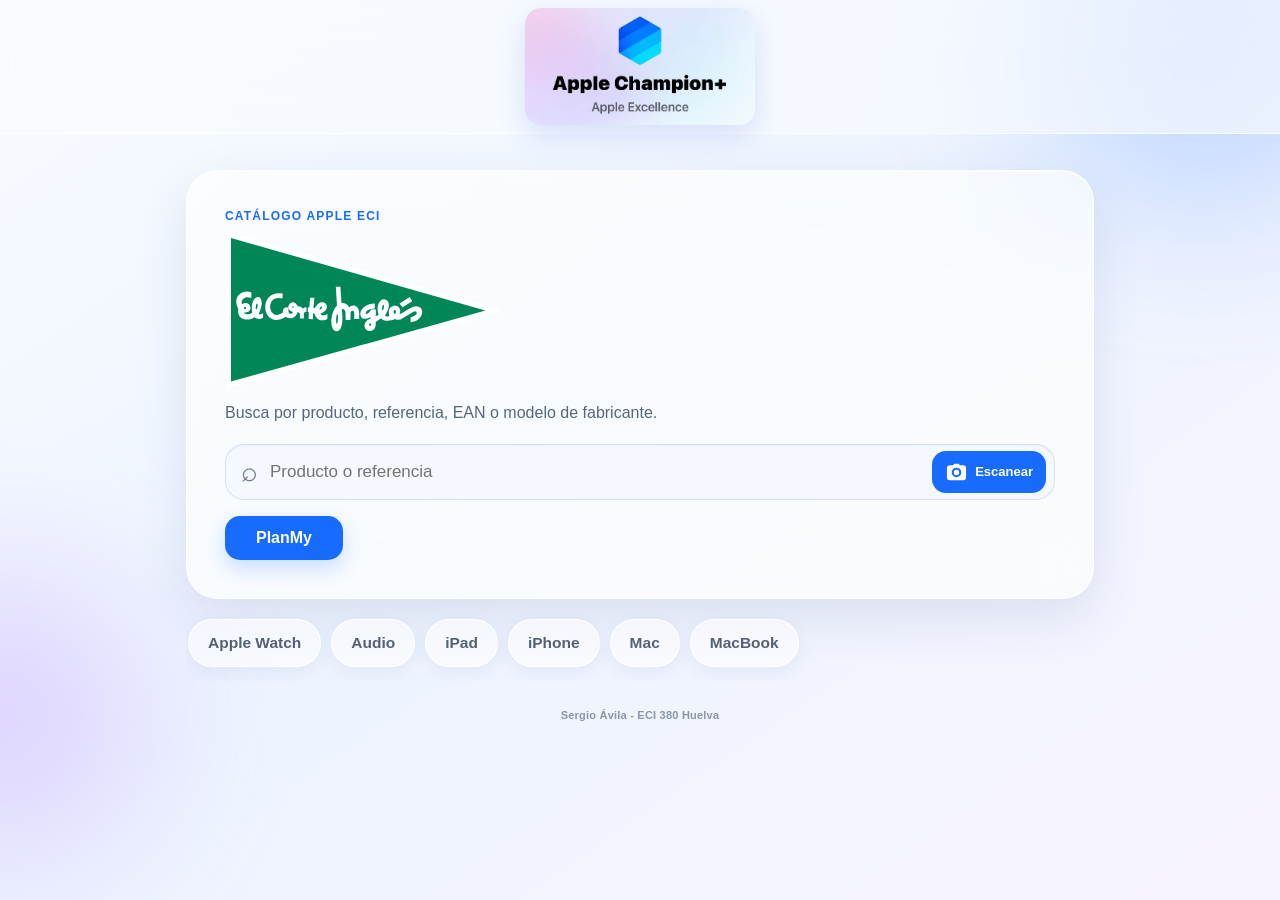
<file: index.html>
<!doctype html>
<!-- Creador: Sergio Ávila - ECI 380 Huelva -->
<html lang="es">
<head>
  <meta charset="utf-8">
  <meta name="viewport" content="width=device-width, initial-scale=1, viewport-fit=cover">
  <meta name="color-scheme" content="light dark">
  <meta name="theme-color" content="#eaf2ff" media="(prefers-color-scheme: light)">
  <meta name="theme-color" content="#0b1020" media="(prefers-color-scheme: dark)">
  <meta name="apple-mobile-web-app-capable" content="yes">
  <meta name="apple-mobile-web-app-status-bar-style" content="default">
  <meta name="apple-mobile-web-app-title" content="Champion+">
  <meta name="description" content="Catálogo interno de productos Apple para Champion+">
  <link rel="manifest" href="manifest.webmanifest">
  <link rel="apple-touch-icon" sizes="180x180" href="images/champion-app-icon-180.png">
  <link rel="stylesheet" href="styles.css?v=45">
  <title>Champion+ · Catálogo Apple</title>
</head>
<body>
  <div class="ambient ambient-one"></div>
  <div class="ambient ambient-two"></div>
  <header class="topbar">
    <div class="brand">
      <img class="brand-logo" src="images/apple-champion-plus.jpg" alt="Apple Champion+ · Apple Excellence">
      <div class="brand-copy"><strong>Apple Champion+</strong><span>Catálogo Apple</span></div>
    </div>
    <button id="installButton" class="install hidden">Instalar</button>
  </header>

  <main>
    <section class="hero glass">
      <p class="eyebrow">Catálogo Apple ECI</p>
      <img class="hero-eci-logo" src="images/el-corte-ingles-logo.svg" alt="El Corte Inglés">
      <p>Busca por producto, referencia, EAN o modelo de fabricante.</p>
      <label class="search">
        <span aria-hidden="true">⌕</span>
        <input id="searchInput" type="search" placeholder="Producto o referencia" autocomplete="off">
        <button id="clearButton" class="clear hidden" aria-label="Borrar búsqueda">×</button>
        <button id="scanButton" class="scan-button" type="button" aria-label="Escanear código EAN con la cámara"><svg viewBox="0 0 24 24" aria-hidden="true"><path d="M8.4 5.5 9.7 3.8h4.6l1.3 1.7H19a3 3 0 0 1 3 3V18a3 3 0 0 1-3 3H5a3 3 0 0 1-3-3V8.5a3 3 0 0 1 3-3h3.4ZM12 8a5 5 0 1 0 0 10 5 5 0 0 0 0-10Zm0 2.2a2.8 2.8 0 1 1 0 5.6 2.8 2.8 0 0 1 0-5.6Z"/></svg><span>Escanear</span></button>
      </label>
      <a class="planmy-button" href="planmy.html">PlanMy</a>
    </section>

    <nav id="filters" class="filters" aria-label="Familias de producto"></nav>
    <section id="sectionPicker" class="iphone-picker glass hidden" aria-label="Subcategorías de producto"></section>
    <section id="catalog" class="catalog" aria-live="polite"></section>
    <section id="emptyState" class="empty glass hidden">
      <div>⌕</div><h2>Sin resultados</h2><p>Prueba con otra referencia, modelo o familia.</p>
    </section>
    <footer class="creator-credit">Sergio Ávila - ECI 380 Huelva</footer>
  </main>

  <dialog id="scannerDialog" class="scanner-dialog">
    <article class="scanner-panel glass">
      <button id="closeScanner" class="dialog-close" aria-label="Cerrar cámara">×</button>
      <p class="eyebrow">Lector EAN</p>
      <h2>Apunta al código de barras</h2>
      <p id="scannerStatus" class="scanner-status">Coloca el EAN dentro del recuadro.</p>
      <div class="camera-frame">
        <video id="scannerVideo" playsinline muted></video>
        <div class="scan-guide" aria-hidden="true"></div>
      </div>
      <p class="scanner-help">La lectura se realiza en el dispositivo. La imagen de la cámara no se guarda ni se envía.</p>
    </article>
  </dialog>

  <dialog id="productDialog">
    <article class="detail glass">
      <button id="closeDialog" class="dialog-close" aria-label="Cerrar">×</button>
      <div class="detail-image-frame"><img id="detailImage" class="detail-image" alt=""></div>
      <p id="detailFamily" class="eyebrow"></p>
      <h2 id="detailName"></h2>
      <div class="reference-block"><span>Referencia interna</span><strong id="detailReference"></strong></div>
      <div class="price-block"><span>PVP</span><strong id="detailPrice"></strong></div>
      <section id="barcodeBlock" class="barcode-block" aria-label="Código de barras EAN">
        <span class="barcode-label">EAN para escáner</span>
        <div id="barcodeGraphic" class="barcode-graphic"></div>
        <strong id="barcodeNumber" class="barcode-number"></strong>
      </section>
      <p id="barcodeUnavailable" class="barcode-unavailable hidden">EAN no disponible en los datos del catálogo.</p>
      <dl id="detailSpecs"></dl>
    </article>
  </dialog>

  <script src="vendor/zxing-browser.min.js" defer></script>
  <script src="catalog-data.js?v=48" defer></script>
  <script src="app.js?v=48" defer></script>
</body>
</html>
</file>
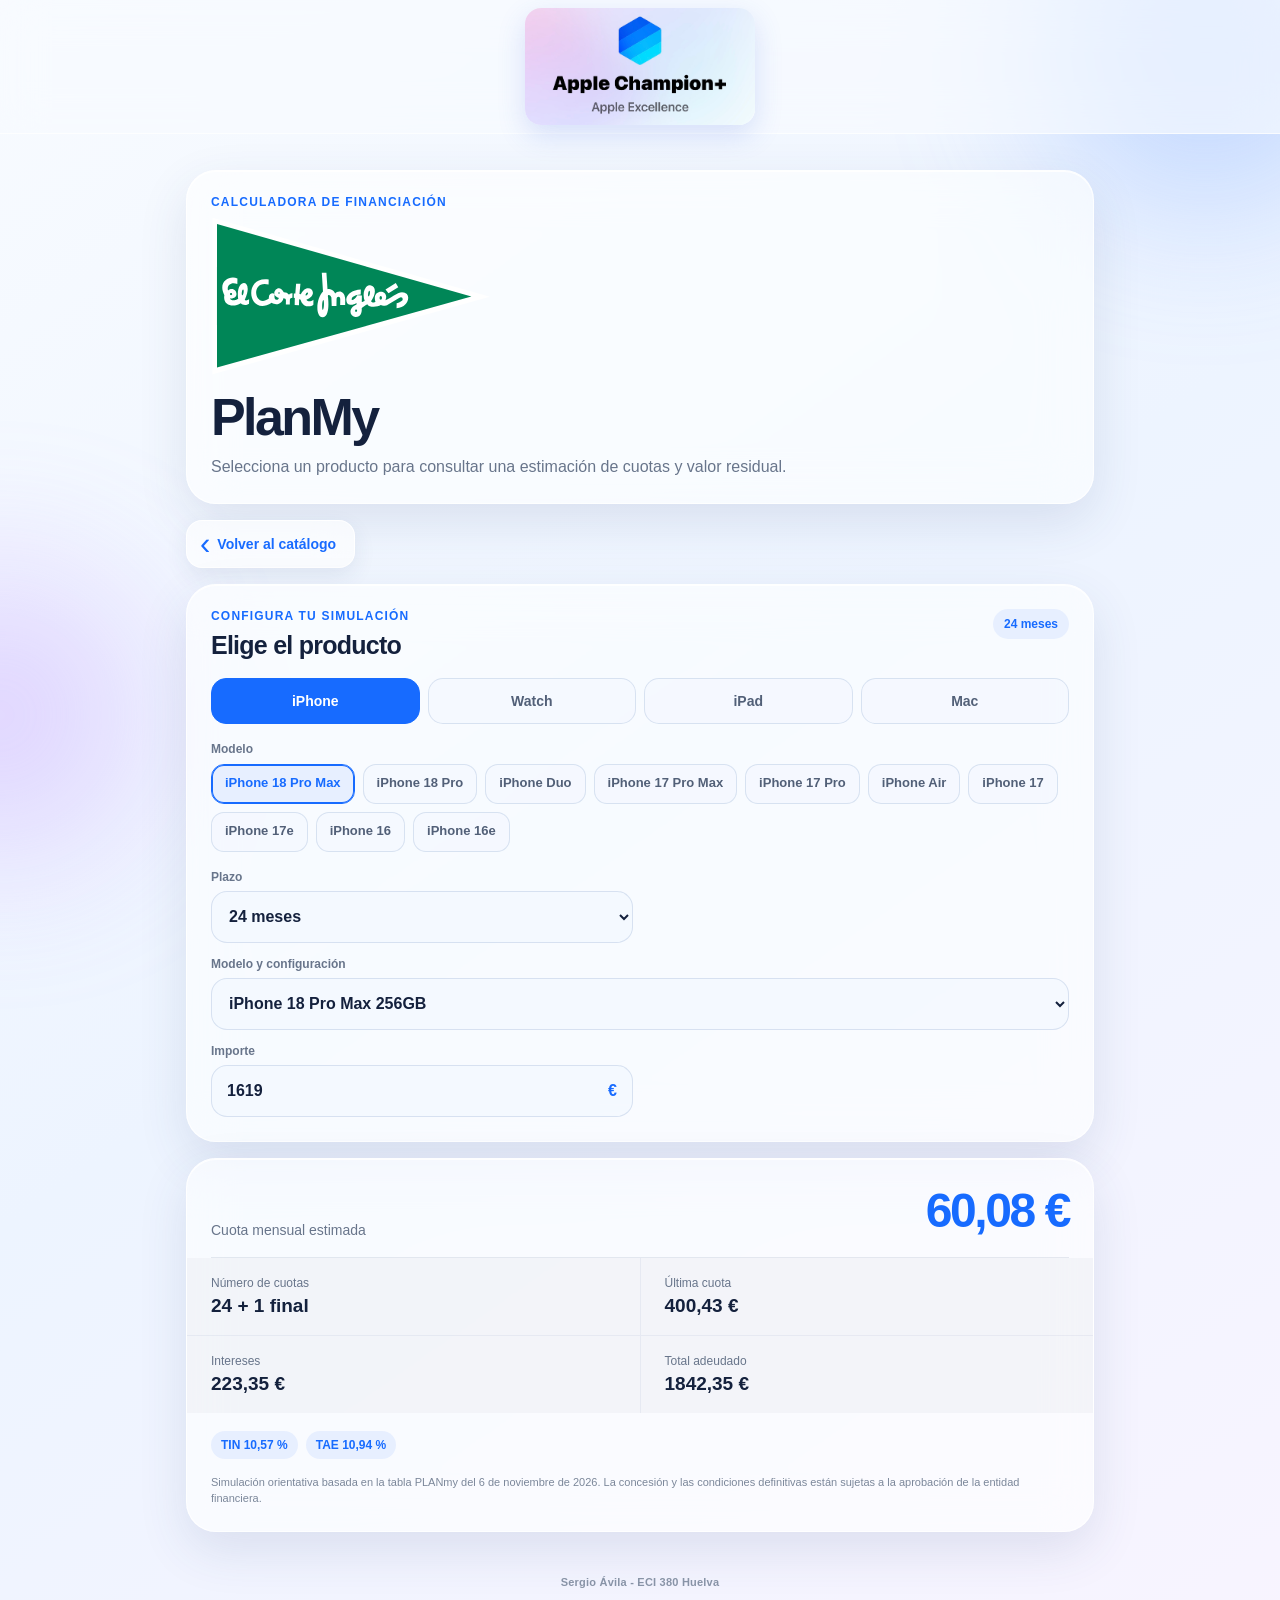
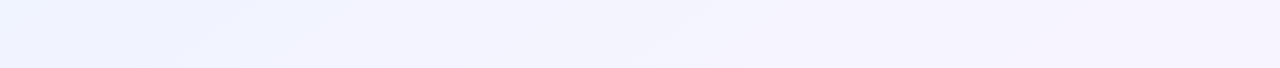
<file: planmy.html>
<!doctype html>
<!-- Creador: Sergio Ávila - ECI 380 Huelva -->
<html lang="es">
<head>
  <meta charset="utf-8">
  <meta name="viewport" content="width=device-width, initial-scale=1, viewport-fit=cover">
  <meta name="color-scheme" content="light dark">
  <meta name="theme-color" content="#eaf2ff" media="(prefers-color-scheme: light)">
  <meta name="theme-color" content="#0b1020" media="(prefers-color-scheme: dark)">
  <meta name="apple-mobile-web-app-capable" content="yes">
  <meta name="apple-mobile-web-app-status-bar-style" content="default">
  <link rel="stylesheet" href="styles.css?v=47">
  <link rel="stylesheet" href="planmy.css?v=47">
  <title>PlanMy · Champion+</title>
</head>
<body>
  <div class="ambient ambient-one"></div>
  <div class="ambient ambient-two"></div>
  <header class="topbar planmy-topbar">
    <div class="brand">
      <img class="brand-logo" src="images/apple-champion-plus.jpg" alt="Apple Champion+ · Apple Excellence">
      <div class="brand-copy"><strong>Apple Champion+</strong><span>PlanMy</span></div>
    </div>
  </header>
  <main class="planmy-main">
    <section class="planmy-intro glass">
      <p class="eyebrow">Calculadora de financiación</p>
      <img class="hero-eci-logo" src="images/el-corte-ingles-logo.svg" alt="El Corte Inglés">
      <h1>PlanMy</h1>
      <p>Selecciona un producto para consultar una estimación de cuotas y valor residual.</p>
    </section>
    <a class="back-button" href="index.html"><span aria-hidden="true">‹</span><strong>Volver al catálogo</strong></a>
    <section class="calculator glass" aria-labelledby="calculatorTitle">
      <div class="calculator-heading">
        <div><p class="eyebrow">Configura tu simulación</p><h2 id="calculatorTitle">Elige el producto</h2></div>
        <span id="planBadge" class="plan-badge">24 meses</span>
      </div>
      <div class="category-selector" id="categorySelector" aria-label="Familia de producto"></div>
      <div class="filter-stack" aria-label="Filtros de producto">
        <div class="filter-group" id="modelFilterGroup">
          <span class="filter-label">Modelo</span>
          <div class="filter-options" id="modelFilter"></div>
        </div>
        <div class="filter-group" id="connectivityFilterGroup" hidden>
          <span class="filter-label" id="connectivityLabel">Conectividad</span>
          <div class="filter-options" id="connectivityFilter"></div>
        </div>
      </div>
      <div class="calculator-fields">
        <label><span>Plazo</span><select id="termSelect"></select></label>
        <label class="product-field"><span>Modelo y configuración</span><select id="productSelect"></select></label>
        <label><span>Importe</span><span class="price-input"><input id="priceInput" type="number" min="1" step="1" inputmode="decimal"><b>€</b></span></label>
      </div>
    </section>
    <section id="results" class="results glass" aria-live="polite">
      <div class="result-hero"><span>Cuota mensual estimada</span><strong id="monthlyPayment">—</strong></div>
      <div class="result-grid">
        <div><span>Número de cuotas</span><strong id="paymentCount">—</strong></div>
        <div><span>Última cuota</span><strong id="residualPayment">—</strong></div>
        <div><span>Intereses</span><strong id="interestAmount">—</strong></div>
        <div><span>Total adeudado</span><strong id="totalAmount">—</strong></div>
      </div>
      <div class="rate-summary"><span id="tinValue">TIN —</span><span id="taeValue">TAE —</span></div>
      <p class="calculator-note">Simulación orientativa basada en la tabla PLANmy del 6 de noviembre de 2026. La concesión y las condiciones definitivas están sujetas a la aprobación de la entidad financiera.</p>
    </section>
    <footer class="creator-credit">Sergio Ávila - ECI 380 Huelva</footer>
  </main>
  <script src="planmy.js?v=47" defer></script>
</body>
</html>
</file>
<file: styles.css>
/* Creador: Sergio Ávila - ECI 380 Huelva */
:root{font-family:-apple-system,BlinkMacSystemFont,"SF Pro Display","Segoe UI",sans-serif;color:#14213d;background:#f5f8ff;font-synthesis:none}
*{box-sizing:border-box}body{margin:0;min-height:100vh;background:linear-gradient(145deg,#f8fbff 0%,#edf4ff 48%,#f8f4ff 100%);padding-bottom:calc(32px + env(safe-area-inset-bottom));overflow-x:hidden}
.ambient{position:fixed;border-radius:999px;filter:blur(80px);opacity:.38;pointer-events:none}.ambient-one{width:330px;height:330px;background:#78a7ff;top:-120px;right:-90px}.ambient-two{width:280px;height:280px;background:#c19aff;bottom:5%;left:-140px}
.glass{background:rgba(255,255,255,.62);border:1px solid rgba(255,255,255,.82);box-shadow:0 18px 50px rgba(53,78,125,.12),inset 0 1px 0 rgba(255,255,255,.86);backdrop-filter:blur(24px) saturate(145%);-webkit-backdrop-filter:blur(24px) saturate(145%)}
.topbar{min-height:132px;padding:calc(8px + env(safe-area-inset-top)) max(18px,env(safe-area-inset-left)) 8px;display:flex;align-items:center;justify-content:center;position:sticky;top:0;z-index:5;background:rgba(247,250,255,.66);backdrop-filter:blur(22px);-webkit-backdrop-filter:blur(22px);border-bottom:1px solid rgba(255,255,255,.72)}
.brand{display:flex;align-items:center;justify-content:center;min-width:0}.brand-logo{display:block;width:230px;height:auto;object-fit:contain;border-radius:16px;box-shadow:0 10px 28px rgba(61,100,220,.18)}.brand-copy{display:none}
.install{position:absolute;right:max(18px,env(safe-area-inset-right));border:0;border-radius:99px;background:#176bff;color:white;padding:9px 16px;font-weight:700}main{width:min(940px,100%);margin:auto;padding:20px 16px}
.hero{border-radius:32px;padding:26px 22px 22px;overflow:hidden}.eyebrow{margin:0 0 8px;color:#176bff;text-transform:uppercase;letter-spacing:.1em;font-size:12px;font-weight:800}.hero-eci-logo{display:block;width:clamp(190px,34vw,280px);height:auto;margin:4px 0 12px}.hero>p:not(.eyebrow){color:#58657d;line-height:1.45;margin:12px 0 20px}
.search{min-height:56px;display:flex;align-items:center;gap:10px;border-radius:19px;padding:6px 8px 6px 15px;background:rgba(244,248,255,.9);border:1px solid rgba(112,140,190,.22);box-shadow:inset 0 1px 2px rgba(35,60,100,.04)}.search>span{font-size:28px;color:#65748c}.search input{min-width:0;flex:1;border:0;outline:0;background:transparent;font:inherit;font-size:17px;color:#14213d}.clear{border:0;background:#dbe4f3;color:#506079;width:28px;height:28px;border-radius:50%;font-size:20px}.scan-button{min-height:42px;border:0;border-radius:14px;padding:0 13px;background:#176bff;color:#fff;font:750 14px/1 -apple-system,BlinkMacSystemFont,"SF Pro Display",sans-serif;display:flex;align-items:center;gap:7px}.scan-button svg{width:23px;height:23px;fill:currentColor;flex:none}.scan-button>span{font-size:13px}.planmy-button,.planmy-button:link,.planmy-button:visited{display:flex;align-items:center;justify-content:center;width:max-content;min-width:118px;min-height:44px;margin-top:16px;padding:0 20px;border-radius:15px;background:#176bff;color:#fff;text-decoration:none;font-weight:800;box-shadow:0 8px 20px rgba(23,107,255,.22)}
.filters{display:flex;gap:10px;overflow-x:auto;padding:20px 2px 14px;scrollbar-width:none}.filters::-webkit-scrollbar{display:none}.filter{min-height:48px;white-space:nowrap;border:1px solid rgba(255,255,255,.9);background:rgba(255,255,255,.58);color:#526078;padding:12px 19px;border-radius:99px;font-size:15.5px;font-weight:700;box-shadow:0 6px 18px rgba(41,72,125,.07);backdrop-filter:blur(16px)}.filter.active{background:#176bff;color:white;border-color:#176bff}
.iphone-picker{border-radius:28px;padding:22px;margin-bottom:14px}.picker-heading{display:flex;align-items:center;justify-content:space-between;gap:16px;margin-bottom:16px}.picker-heading h2{margin:0;font-size:26px;letter-spacing:-.03em}.picker-heading .eyebrow{margin-bottom:4px}.picker-back{border:0;border-radius:99px;padding:9px 13px;background:#e4edfc;color:#176bff;font-weight:750;white-space:nowrap}.model-grid{display:grid;grid-template-columns:repeat(auto-fit,minmax(135px,1fr));gap:10px}.model-button{min-height:92px;border:1px solid rgba(255,255,255,.92);border-radius:21px;padding:15px;text-align:left;color:inherit;background:rgba(255,255,255,.68);box-shadow:0 8px 22px rgba(45,70,115,.08)}.model-button span,.model-button strong{display:block}.model-button span{font-size:12px;color:#78859a}.model-button strong{font-size:18px;margin:3px 0 0}.model-button.active{background:#176bff;color:#fff;border-color:#176bff}.model-button.active span{color:#fff}.connectivity-picker{margin-top:18px;padding-top:18px;border-top:1px solid rgba(88,110,145,.14)}.connectivity-picker p{margin:0 0 10px;color:#68758b;font-size:13px;font-weight:750}.connectivity-buttons{display:grid;grid-template-columns:repeat(2,minmax(0,1fr));gap:10px}.connectivity-button{min-height:48px;border:1px solid rgba(112,140,190,.25);border-radius:16px;background:rgba(255,255,255,.68);color:#526078;font:800 14px/1 inherit}.connectivity-button.active{background:#176bff;color:#fff;border-color:#176bff}
.catalog{display:grid;grid-template-columns:repeat(auto-fit,minmax(min(100%,280px),1fr));gap:12px}.card{border:1px solid rgba(255,255,255,.9);background:rgba(255,255,255,.65);border-radius:24px;padding:17px;display:grid;grid-template-columns:72px minmax(0,1fr);gap:10px 13px;align-items:center;box-shadow:0 12px 30px rgba(45,70,115,.09);backdrop-filter:blur(20px);-webkit-backdrop-filter:blur(20px);text-align:left;color:inherit;overflow:hidden}.card>span:nth-child(2){min-width:0}.product-icon{width:72px;height:72px;border-radius:17px;display:grid;place-items:center;background:#fff;overflow:hidden}.product-icon img{width:100%;height:100%;object-fit:contain;padding:4px}.card h2{font-size:16px;margin:0 0 4px;line-height:1.2;overflow-wrap:anywhere}.family{font-size:12px;color:#79849a}.reference{display:block;color:#176bff;font:700 12px ui-monospace,SFMono-Regular,Menlo,monospace;margin-top:6px}.card-price{grid-column:2;min-width:0;font-size:15px;font-weight:800;text-align:left;display:flex;align-items:baseline;justify-content:space-between;gap:8px;white-space:nowrap}.status{font-size:10px;color:#78859a;margin-top:0;font-weight:700}
.empty{text-align:center;border-radius:26px;padding:42px 20px}.empty div{font-size:44px;color:#6c7b95}.empty h2{margin:8px}.empty p{color:#6d7890}.hidden{display:none!important}
dialog{border:0;background:transparent;padding:0;width:min(560px,calc(100% - 24px));max-height:calc(100% - 32px)}dialog::backdrop{background:rgba(20,28,45,.36);backdrop-filter:blur(8px)}.detail{position:relative;border-radius:30px;padding:28px 22px;max-height:calc(100vh - 32px);overflow:auto}.dialog-close{position:absolute;top:16px;right:16px;border:0;width:34px;height:34px;border-radius:50%;font-size:22px;color:#536078;background:rgba(220,228,241,.8);z-index:1}.detail-image-frame{width:100%;aspect-ratio:1200/630;border-radius:24px;display:grid;place-items:center;background:#fff;margin-bottom:20px;overflow:hidden}.detail-image{width:100%;height:100%;object-fit:contain}.detail h2{font-size:30px;line-height:1.05;letter-spacing:-.03em;margin:0 42px 22px 0}.reference-block,.price-block{display:flex;align-items:center;justify-content:space-between;padding:15px 0;border-top:1px solid rgba(88,110,145,.14)}.reference-block span,.price-block span,dt{color:#6c7890}.reference-block strong{font-family:ui-monospace,SFMono-Regular,Menlo,monospace;color:#176bff}.price-block strong{font-size:23px}.barcode-block{margin:14px 0 8px;padding:14px 16px 12px;border-radius:18px;background:#fff;color:#111;text-align:center;border:1px solid #d9d9d9}.barcode-label{display:block;margin-bottom:8px;color:#4f5663;font-size:12px;font-weight:750;text-transform:uppercase;letter-spacing:.08em}.barcode-graphic{width:100%;max-width:430px;margin:auto}.barcode-graphic svg{display:block;width:100%;height:auto}.barcode-number{display:block;margin-top:3px;font:700 17px/1.2 ui-monospace,SFMono-Regular,Menlo,monospace;letter-spacing:.12em}.barcode-unavailable{margin:14px 0 8px;padding:13px 15px;border-radius:14px;background:rgba(105,119,145,.1);color:#6c7890;text-align:center;font-size:13px}dl{margin:4px 0 0}dl div{display:grid;grid-template-columns:42% 1fr;gap:14px;padding:13px 0;border-top:1px solid rgba(88,110,145,.14)}dt,dd{margin:0;font-size:14px}dd{text-align:right;font-weight:650;overflow-wrap:anywhere}
dialog{border:0;background:transparent;padding:0;width:min(560px,calc(100% - 24px));max-height:calc(100% - 32px)}dialog::backdrop{background:rgba(20,28,45,.36);backdrop-filter:blur(8px)}.detail{position:relative;border-radius:30px;padding:28px 22px;max-height:calc(100vh - 32px);overflow:auto}.dialog-close{position:absolute;top:16px;right:16px;border:0;width:34px;height:34px;border-radius:50%;font-size:22px;color:#536078;background:rgba(220,228,241,.8);z-index:1}.scanner-panel{position:relative;border-radius:30px;padding:26px 20px 22px}.scanner-panel h2{margin:0 42px 5px 0;font-size:25px}.scanner-status,.scanner-help{color:#68758b}.scanner-status{margin:7px 0 15px}.scanner-help{font-size:12px;line-height:1.4;margin:12px 4px 0}.camera-frame{position:relative;aspect-ratio:4/3;border-radius:22px;overflow:hidden;background:#07090d}.camera-frame video{width:100%;height:100%;object-fit:cover}.scan-guide{position:absolute;left:7%;right:7%;top:38%;height:24%;border:3px solid #fff;border-radius:14px;box-shadow:0 0 0 999px rgba(0,0,0,.23)}.scan-guide::after{content:"";position:absolute;left:7%;right:7%;top:50%;height:2px;background:#ff375f;box-shadow:0 0 10px #ff375f}.detail-image-frame{width:100%;aspect-ratio:1200/630;border-radius:24px;display:grid;place-items:center;background:#fff;margin-bottom:20px;overflow:hidden}.detail-image{width:100%;height:100%;object-fit:contain}.detail h2{font-size:30px;line-height:1.05;letter-spacing:-.03em;margin:0 42px 22px 0}.reference-block,.price-block{display:flex;align-items:center;justify-content:space-between;padding:15px 0;border-top:1px solid rgba(88,110,145,.14)}.reference-block span,.price-block span,dt{color:#6c7890}.reference-block strong{font-family:ui-monospace,SFMono-Regular,Menlo,monospace;color:#176bff}.price-block strong{font-size:23px}.barcode-block{margin:14px 0 8px;padding:14px 16px 12px;border-radius:18px;background:#fff;color:#111;text-align:center;border:1px solid #d9d9d9}.barcode-label{display:block;margin-bottom:8px;color:#4f5663;font-size:12px;font-weight:750;text-transform:uppercase;letter-spacing:.08em}.barcode-graphic{width:100%;max-width:430px;margin:auto}.barcode-graphic svg{display:block;width:100%;height:auto}.barcode-number{display:block;margin-top:3px;font:700 17px/1.2 ui-monospace,SFMono-Regular,Menlo,monospace;letter-spacing:.12em}.barcode-unavailable{margin:14px 0 8px;padding:13px 15px;border-radius:14px;background:rgba(105,119,145,.1);color:#6c7890;text-align:center;font-size:13px}dl{margin:4px 0 0}dl div{display:grid;grid-template-columns:42% 1fr;gap:14px;padding:13px 0;border-top:1px solid rgba(88,110,145,.14)}dt,dd{margin:0;font-size:14px}dd{text-align:right;font-weight:650;overflow-wrap:anywhere}
@media(max-width:520px){.topbar{min-height:108px}.brand-logo{width:180px;height:auto;border-radius:14px}.install{right:10px;padding:8px 11px;font-size:12px}.scan-button{width:43px;padding:0;justify-content:center}.scan-button>span{display:none}}
@media(min-width:700px){main{padding-top:36px}.hero{padding:38px}.topbar{padding-left:28px;padding-right:28px}.catalog{gap:16px}.card{padding:19px}}
.creator-credit{padding:28px 12px calc(12px + env(safe-area-inset-bottom));color:#8a95a8;text-align:center;font-size:11px;font-weight:650;letter-spacing:.02em}
@media(prefers-color-scheme:dark){
  :root{color-scheme:dark;color:#f2f5fb;background:#0b1020}
  body{background:linear-gradient(145deg,#0b1020,#111a2d 50%,#151128)}
  .ambient-one{background:#2256a8;opacity:.3}.ambient-two{background:#653f99;opacity:.28}
  .topbar{background:rgba(10,15,28,.78);border-color:rgba(255,255,255,.08)}
  .brand-copy span,.hero>p:not(.eyebrow),.summary span,.family,.status,dt,.reference-block span,.price-block span,.scanner-status,.scanner-help,.empty p,.model-button span{color:#aeb9ca}
  .glass,.card,.filter,.model-button{background:rgba(24,33,52,.76);border-color:rgba(255,255,255,.11);box-shadow:0 18px 50px rgba(0,0,0,.25),inset 0 1px 0 rgba(255,255,255,.06)}
  .search{background:rgba(10,17,31,.8);border-color:rgba(255,255,255,.12)}
  .search input{color:#f4f7fc}.search input::placeholder{color:#8491a6}
  .clear,.picker-back,.dialog-close{background:#303b50;color:#e6ebf3}
  .filter{color:#c5cede}.filter.active,.model-button.active,.scan-button{background:#2a78ff;color:#fff;border-color:#2a78ff}
  .product-icon,.detail-image-frame{background:linear-gradient(145deg,rgba(43,116,255,.2),rgba(137,92,235,.18))}
  .reference-block,.price-block,dl div{border-color:rgba(255,255,255,.1)}
  .barcode-unavailable{background:rgba(255,255,255,.07);color:#aeb9ca}
  .scanner-panel{background:rgba(18,27,45,.94)}
  dialog::backdrop{background:rgba(0,0,0,.62)}
}
</file>
<file: planmy.css>
/* Creador: Sergio Ávila - ECI 380 Huelva */
.planmy-topbar{position:relative}.back-button{display:flex;align-items:center;justify-content:center;gap:7px;width:max-content;min-height:48px;padding:0 18px 0 13px;border:1px solid rgba(255,255,255,.9);border-radius:16px;background:rgba(255,255,255,.68);color:#176bff;text-decoration:none;box-shadow:0 8px 22px rgba(45,70,115,.09);backdrop-filter:blur(18px);-webkit-backdrop-filter:blur(18px)}.back-button span{font-size:31px;line-height:1}.back-button strong{font-size:14px;white-space:nowrap}
.planmy-main{display:grid;gap:16px;padding-bottom:calc(36px + env(safe-area-inset-bottom))}.planmy-intro,.calculator,.results{border-radius:30px;padding:24px}.planmy-intro h1{margin:4px 0 8px;font-size:clamp(34px,8vw,52px);letter-spacing:-.05em}.planmy-intro>p:last-child{margin:0;color:#68758b;line-height:1.5}
.calculator-heading{display:flex;align-items:flex-start;justify-content:space-between;gap:14px;margin-bottom:18px}.calculator-heading h2{margin:0;font-size:25px;letter-spacing:-.03em}.plan-badge{flex:none;padding:8px 11px;border-radius:99px;background:#e7efff;color:#176bff;font-size:12px;font-weight:800}
.category-selector{display:grid;grid-template-columns:repeat(4,minmax(0,1fr));gap:8px;margin-bottom:18px}.category-button{min-height:46px;border:1px solid rgba(112,140,190,.22);border-radius:15px;background:rgba(244,248,255,.78);color:#526078;font:800 14px/1 -apple-system,BlinkMacSystemFont,"SF Pro Display",sans-serif}.category-button.active{background:#176bff;color:#fff;border-color:#176bff}
.filter-stack{display:grid;gap:14px;margin:0 0 18px}.filter-group{display:grid;gap:8px}.filter-group[hidden]{display:none}.filter-label{color:#68758b;font-size:12px;font-weight:750}.filter-options{display:flex;flex-wrap:wrap;gap:8px}.filter-button{min-height:40px;padding:0 13px;border:1px solid rgba(112,140,190,.22);border-radius:13px;background:rgba(244,248,255,.78);color:#526078;font:750 13px/1.15 -apple-system,BlinkMacSystemFont,"SF Pro Display",sans-serif}.filter-button.active{border-color:#176bff;background:#e7efff;color:#176bff;box-shadow:inset 0 0 0 1px #176bff}
.calculator-fields{display:grid;grid-template-columns:minmax(0,1fr) minmax(0,1fr);gap:14px}.calculator-fields label{display:grid;gap:7px}.calculator-fields label>span:first-child{color:#68758b;font-size:12px;font-weight:750}.product-field{grid-column:1/-1}.calculator-fields select,.price-input{width:100%;min-height:52px;border:1px solid rgba(112,140,190,.22);border-radius:16px;background:rgba(244,248,255,.86);color:#14213d;font:650 16px/1.2 -apple-system,BlinkMacSystemFont,"SF Pro Display",sans-serif;padding:0 13px;outline:none}.price-input{display:flex;align-items:center;padding-right:15px}.price-input input{width:100%;min-width:0;border:0;background:transparent;color:inherit;font:inherit;outline:none}.price-input b{color:#176bff}
.results{overflow:hidden}.result-hero{display:flex;align-items:flex-end;justify-content:space-between;gap:16px;padding-bottom:19px;border-bottom:1px solid rgba(88,110,145,.14)}.result-hero span{color:#68758b;font-size:14px}.result-hero strong{color:#176bff;font-size:clamp(32px,8vw,48px);letter-spacing:-.05em;white-space:nowrap}.result-grid{display:grid;grid-template-columns:repeat(2,minmax(0,1fr));gap:1px;background:rgba(88,110,145,.12);margin:0 -24px}.result-grid div{display:grid;gap:5px;padding:18px 24px;background:rgba(255,255,255,.5)}.result-grid span{color:#68758b;font-size:12px}.result-grid strong{font-size:19px}.rate-summary{display:flex;gap:8px;margin-top:18px}.rate-summary span{padding:7px 10px;border-radius:99px;background:#e7efff;color:#176bff;font-size:12px;font-weight:800}.calculator-note{margin:16px 0 0;color:#7b879a;font-size:11px;line-height:1.45}
@media(max-width:520px){.category-selector{grid-template-columns:repeat(2,minmax(0,1fr))}.calculator-fields{grid-template-columns:1fr}.product-field{grid-column:auto}.result-hero{display:grid}.result-grid{grid-template-columns:1fr 1fr}.result-grid div{padding:16px}.planmy-intro,.calculator,.results{padding:20px}.result-grid{margin-left:-20px;margin-right:-20px}.back-button{width:100%}}
@media(prefers-color-scheme:dark){.back-button,.category-button,.filter-button,.calculator-fields select,.price-input{background:rgba(24,33,52,.8);border-color:rgba(255,255,255,.12);color:#f4f7fc}.filter-button.active{border-color:#82adff;background:#233b69;color:#82adff;box-shadow:inset 0 0 0 1px #82adff}.planmy-intro>p:last-child,.filter-label,.calculator-fields label>span:first-child,.result-hero span,.result-grid span,.calculator-note{color:#aeb9ca}.plan-badge,.rate-summary span{background:#233b69;color:#82adff}.result-grid div{background:rgba(24,33,52,.72)}}
</file>
